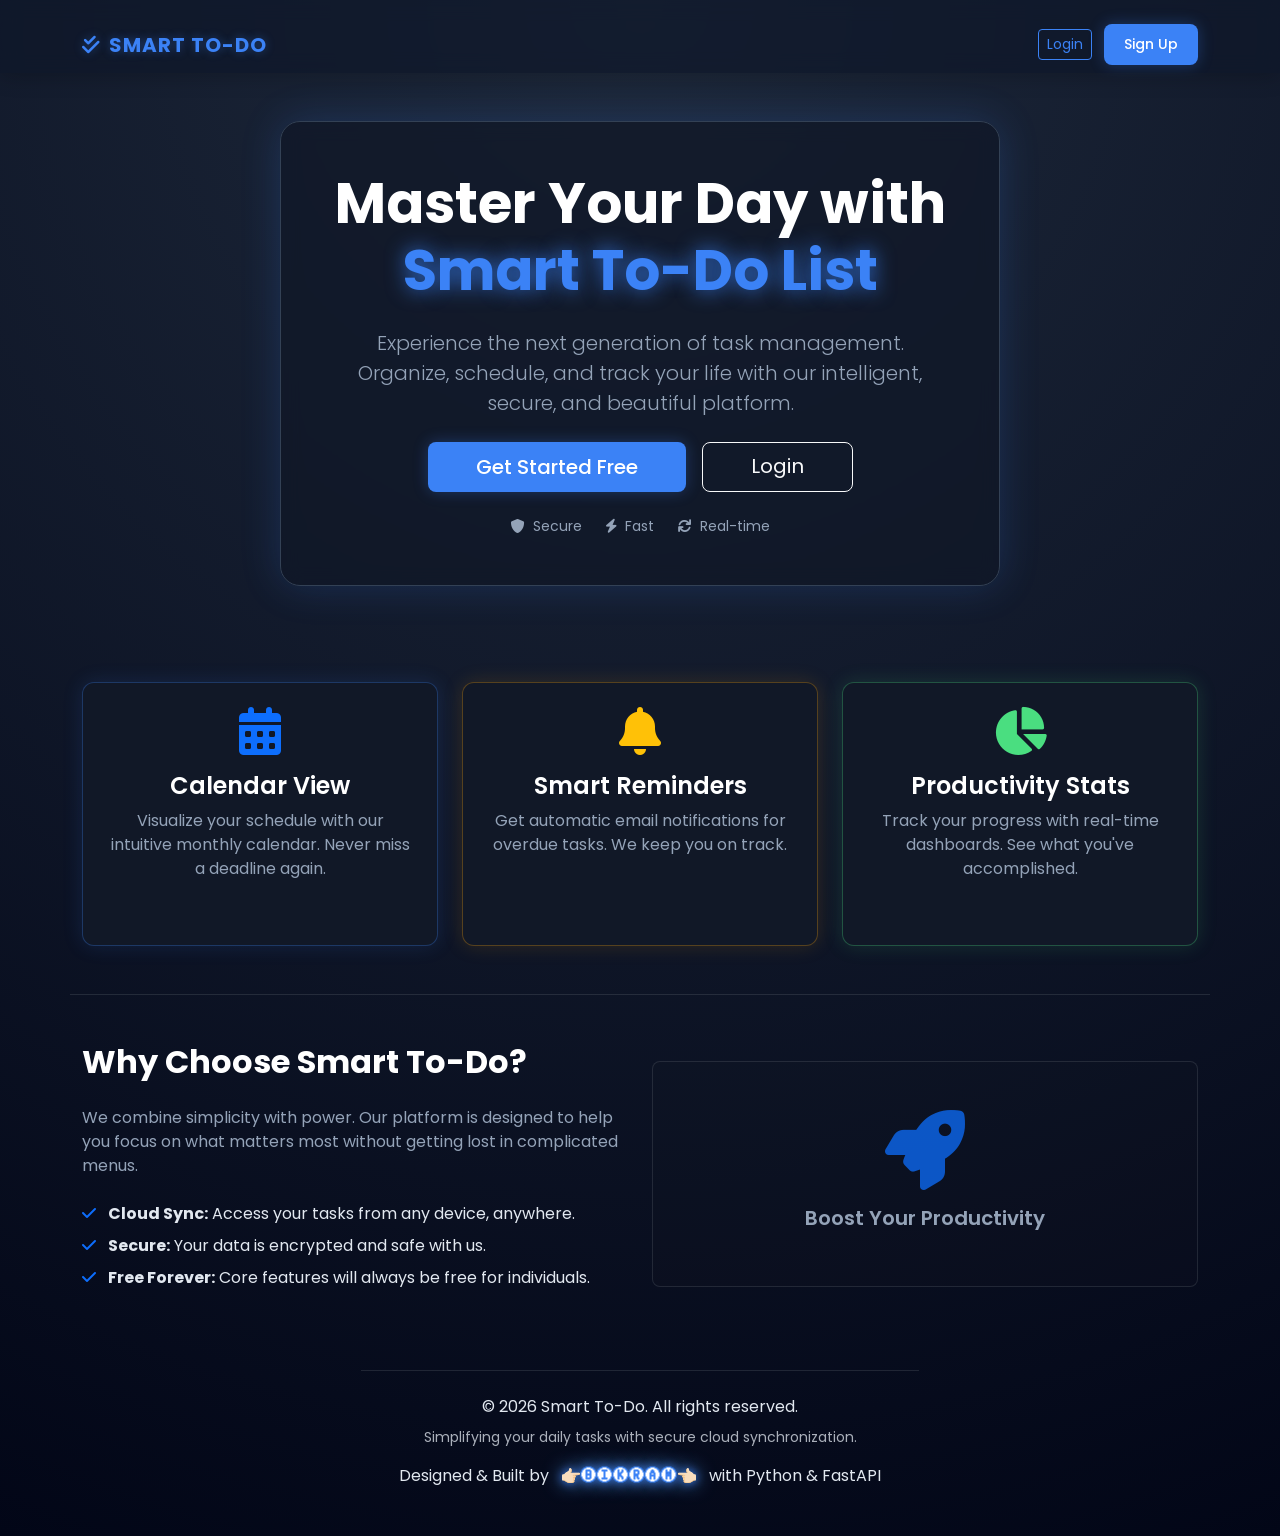
<file: frontend/index.html>
<!DOCTYPE html>
<html lang="en">
<head>
    <meta charset="UTF-8">
    <meta name="viewport" content="width=device-width, initial-scale=1.0">
    <title>Smart To-Do | Welcome</title>
    <link rel="icon" href="https://img.icons8.com/fluency/48/todo-list.png">
    <link href="https://cdn.jsdelivr.net/npm/bootstrap@5.3.0/dist/css/bootstrap.min.css" rel="stylesheet">
    <link rel="stylesheet" href="https://cdnjs.cloudflare.com/ajax/libs/font-awesome/6.0.0/css/all.min.css">
    <link rel="stylesheet" href="style.css">
</head>
<body class="d-flex flex-column min-vh-100">
    <!-- Navbar -->
    <nav class="navbar navbar-expand-lg navbar-dark mb-0 bg-transparent border-0">
        <div class="container pt-3">
            <span class="navbar-brand mb-0 h1"><i class="fas fa-check-double me-2"></i>Smart To-Do</span>
            <div class="ms-auto">
                <a href="login.html" class="btn btn-outline-primary btn-sm me-2">Login</a>
                <a href="signup.html" class="btn btn-primary btn-sm">Sign Up</a>
            </div>
        </div>
    </nav>

    <!-- Hero Section -->
    <div class="container flex-grow-1 d-flex align-items-center justify-content-center py-3 py-lg-5">
        <div class="row justify-content-center w-100">
            <div class="col-lg-8 text-center">
                <div class="hero-card mb-5">
                    <h1 class="display-4 fw-bold mb-4"><span class="text-white">Master Your Day with</span> <span class="text-glow-primary">Smart To-Do List</span></h1>
                    <p class="lead mb-4 text-muted">
                        Experience the next generation of task management. 
                        Organize, schedule, and track your life with our intelligent, secure, and beautiful platform.
                    </p>
                    <div class="d-grid gap-3 d-sm-flex justify-content-sm-center mb-4">
                        <a href="signup.html" class="btn btn-primary btn-lg px-5 gap-3">Get Started Free</a>
                        <a href="login.html" class="btn btn-outline-light btn-lg px-5">Login</a>
                    </div>
                    <div class="d-flex justify-content-center gap-4 text-muted small">
                        <span><i class="fas fa-shield-alt me-1"></i> Secure</span>
                        <span><i class="fas fa-bolt me-1"></i> Fast</span>
                        <span><i class="fas fa-sync me-1"></i> Real-time</span>
                    </div>
                </div>
            </div>
        </div>
    </div>

    <!-- Features Grid -->
    <div class="container pb-5">
        <div class="row g-4">
            <div class="col-md-4">
                <div class="card h-100 card-glow-primary text-center p-4">
                    <div class="mb-3">
                        <i class="fas fa-calendar-alt fa-3x text-primary"></i>
                    </div>
                    <h4>Calendar View</h4>
                    <p class="text-muted">Visualize your schedule with our intuitive monthly calendar. Never miss a deadline again.</p>
                </div>
            </div>
            <div class="col-md-4">
                <div class="card h-100 card-glow-warning text-center p-4">
                    <div class="mb-3">
                        <i class="fas fa-bell fa-3x text-warning"></i>
                    </div>
                    <h4>Smart Reminders</h4>
                    <p class="text-muted">Get automatic email notifications for overdue tasks. We keep you on track.</p>
                </div>
            </div>
            <div class="col-md-4">
                <div class="card h-100 card-glow-success text-center p-4">
                    <div class="mb-3">
                        <i class="fas fa-chart-pie fa-3x text-success"></i>
                    </div>
                    <h4>Productivity Stats</h4>
                    <p class="text-muted">Track your progress with real-time dashboards. See what you've accomplished.</p>
                </div>
            </div>
        </div>
    </div>

    <!-- About Section -->
    <div class="container py-5 border-top border-secondary border-opacity-25">
        <div class="row align-items-center">
            <div class="col-lg-6">
                <h2 class="fw-bold mb-4">Why Choose Smart To-Do?</h2>
                <p class="text-muted mb-4">
                    We combine simplicity with power. Our platform is designed to help you focus on what matters most without getting lost in complicated menus.
                </p>
                <ul class="list-unstyled">
                    <li class="mb-2"><i class="fas fa-check text-primary me-2"></i> <strong>Cloud Sync:</strong> Access your tasks from any device, anywhere.</li>
                    <li class="mb-2"><i class="fas fa-check text-primary me-2"></i> <strong>Secure:</strong> Your data is encrypted and safe with us.</li>
                    <li class="mb-2"><i class="fas fa-check text-primary me-2"></i> <strong>Free Forever:</strong> Core features will always be free for individuals.</li>
                </ul>
            </div>
            <div class="col-lg-6 text-center mt-4 mt-lg-0">
                <div class="p-5 rounded-3 bg-dark bg-opacity-10 border border-secondary border-opacity-25">
                    <i class="fas fa-rocket fa-5x text-primary opacity-75"></i>
                    <h5 class="mt-3 text-muted">Boost Your Productivity</h5>
                </div>
            </div>
        </div>
    </div>
    
    <div class="game-footer">
        <div class="container d-flex flex-column align-items-center justify-content-center">
            <hr class="w-50 border-secondary opacity-25 mb-4">
            <p class="mb-2">&copy; 2026 Smart To-Do. All rights reserved.</p>
            <p class="small mb-3 opacity-75">Simplifying your daily tasks with secure cloud synchronization.</p>
            <div>
                <span class="me-2">Designed &amp; Built by</span>
                <a href="https://bikram-3-d-portfolio.vercel.app/" target="_blank" rel="noopener noreferrer">
                    <span class="blue-glow-text">👉🏻🅑🅘🅚🅡🅐🅜👈🏻</span>
                </a>
                <span class="ms-2">with Python &amp; FastAPI</span>
            </div>
        </div>
    </div>
    <br><br>
</body>
</html>
</file>
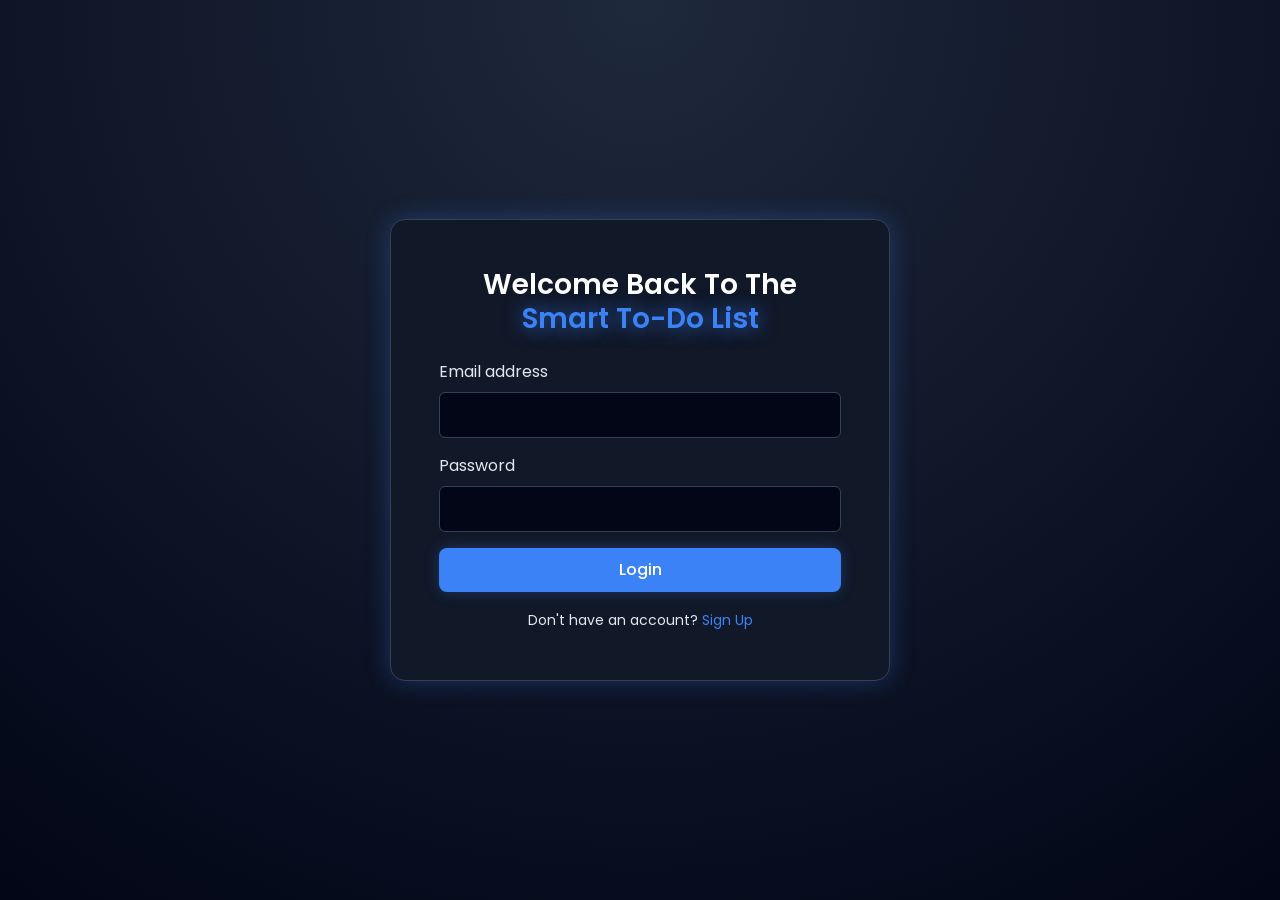
<file: frontend/login.html>
<!DOCTYPE html>
<html lang="en">
<head>
    <meta charset="UTF-8">
    <meta name="viewport" content="width=device-width, initial-scale=1.0">
    <title>Smart To-Do | Login</title>
    <link rel="icon" href="https://img.icons8.com/fluency/48/todo-list.png">
    <link href="https://cdn.jsdelivr.net/npm/bootstrap@5.3.0/dist/css/bootstrap.min.css" rel="stylesheet">
    <link rel="stylesheet" href="https://cdnjs.cloudflare.com/ajax/libs/font-awesome/6.0.0/css/all.min.css">
    <link rel="stylesheet" href="style.css">
</head>
<body>
    <!-- Toast Container -->
    <div id="toast-container" class="toast-container"></div>

    <div class="card auth-card">
        <h3 class="text-center mb-4">Welcome Back To The <span class="text-glow-primary">Smart To-Do List</span></h3>
        <form id="loginForm">
            <div class="mb-3">
                <label class="form-label">Email address</label>
                <input type="email" class="form-control" id="email" required>
            </div>
            <div class="mb-3">
                <label class="form-label">Password</label>
                <input type="password" class="form-control" id="password" required>
            </div>
            <button type="submit" class="btn btn-primary w-100">Login</button>
        </form>
        <div class="mt-3 text-center">
            <small>Don't have an account? <a href="signup.html">Sign Up</a></small>
        </div>
    </div>

    <script>
        // Toast Notification Logic
        function showToast(message, type = 'primary') {
            const container = document.getElementById('toast-container');
            const toast = document.createElement('div');
            toast.className = `custom-toast ${type}`;
            
            let icon = '<i class="fas fa-info-circle"></i>';
            if (type === 'success') icon = '<i class="fas fa-check-circle text-success"></i>';
            if (type === 'danger') icon = '<i class="fas fa-exclamation-circle text-danger"></i>';
            
            toast.innerHTML = `${icon} <span>${message}</span>`;
            container.appendChild(toast);
            
            requestAnimationFrame(() => toast.classList.add('show'));
            setTimeout(() => {
                toast.classList.remove('show');
                setTimeout(() => toast.remove(), 300);
            }, 3000);
        }

        // Check for logout message
        if (localStorage.getItem('logoutSuccess')) {
            showToast('Logout successfully', 'success');
            localStorage.removeItem('logoutSuccess');
        }

        document.getElementById('loginForm').addEventListener('submit', async (e) => {
            e.preventDefault();
            const email = document.getElementById('email').value;
            const password = document.getElementById('password').value;

            try {
                const response = await fetch('/api/login', {
                    method: 'POST',
                    headers: { 'Content-Type': 'application/json' },
                    body: JSON.stringify({ email, password })
                });

                if (response.ok) {
                    const data = await response.json();
                    localStorage.setItem('token', data.access_token);
                    localStorage.setItem('loginSuccess', 'true');
                    window.location.href = 'dashboard.html';
                } else {
                    const data = await response.json();
                    showToast(data.detail || 'Login failed', 'danger');
                }
            } catch (error) {
                console.error('Error:', error);
                showToast('An error occurred. Please try again.', 'danger');
            }
        });
    </script>
</body>
</html>
</file>
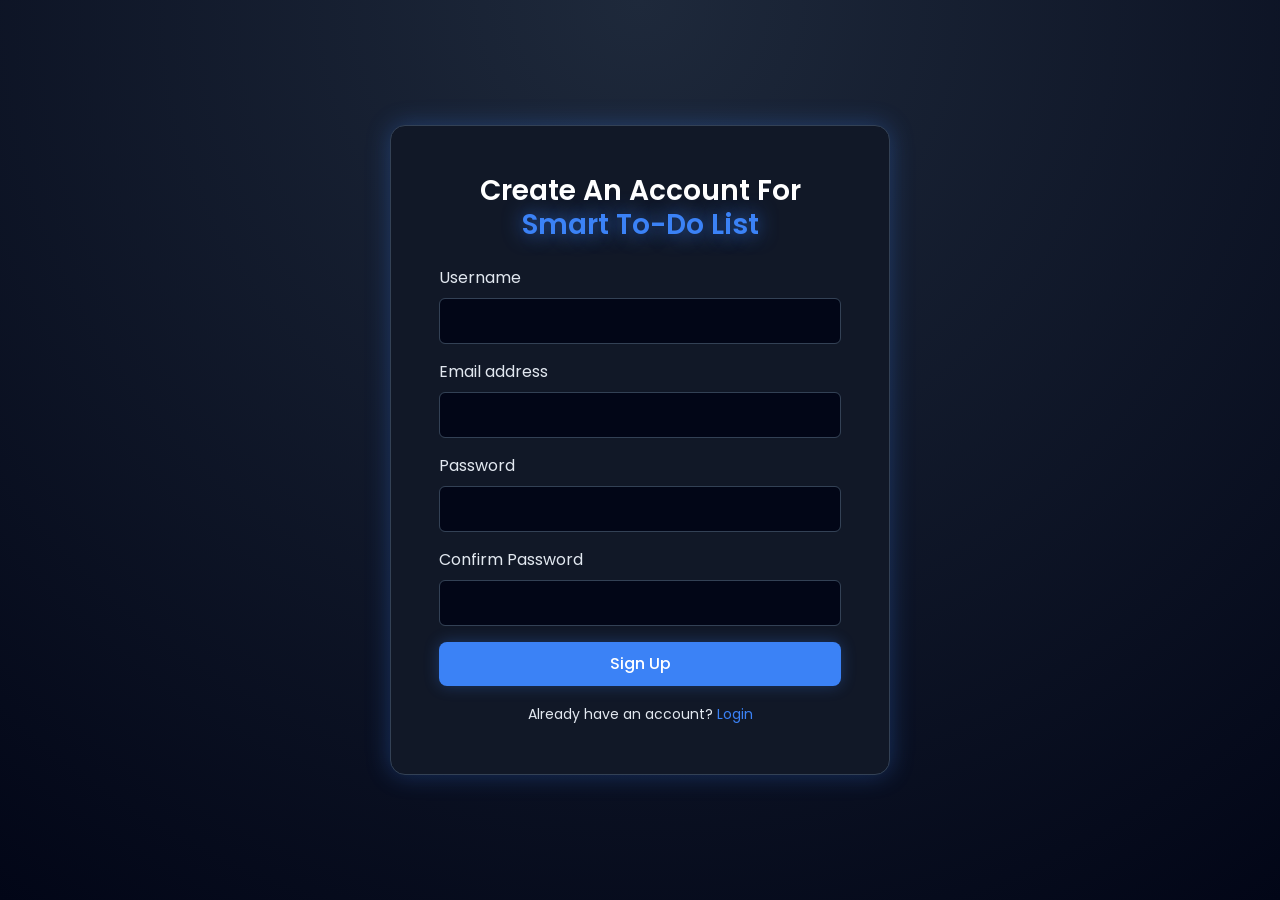
<file: frontend/signup.html>
<!DOCTYPE html>
<html lang="en">
<head>
    <meta charset="UTF-8">
    <meta name="viewport" content="width=device-width, initial-scale=1.0">
    <title>Smart To-Do | Sign Up</title>
    <link rel="icon" href="https://img.icons8.com/fluency/48/todo-list.png">
    <link href="https://cdn.jsdelivr.net/npm/bootstrap@5.3.0/dist/css/bootstrap.min.css" rel="stylesheet">
    <link rel="stylesheet" href="https://cdnjs.cloudflare.com/ajax/libs/font-awesome/6.0.0/css/all.min.css">
    <link rel="stylesheet" href="style.css">
</head>
<body>
    <!-- Toast Container -->
    <div id="toast-container" class="toast-container"></div>

    <div class="card auth-card">
        <h3 class="text-center mb-4">Create An Account For <span class="text-glow-primary">Smart To-Do List</span></h3>
        <form id="signupForm">
            <div class="mb-3">
                <label class="form-label">Username</label>
                <input type="text" class="form-control" id="username" required>
            </div>
            <div class="mb-3">
                <label class="form-label">Email address</label>
                <input type="email" class="form-control" id="email" required>
            </div>
            <div class="mb-3">
                <label class="form-label">Password</label>
                <input type="password" class="form-control" id="password" required>
            </div>
            <div class="mb-3">
                <label class="form-label">Confirm Password</label>
                <input type="password" class="form-control" id="confirmPassword" required>
            </div>
            <button type="submit" class="btn btn-primary w-100">Sign Up</button>
        </form>
        <div class="mt-3 text-center">
            <small>Already have an account? <a href="login.html">Login</a></small>
        </div>
    </div>

    <script>
        // Toast Notification Logic
        function showToast(message, type = 'primary') {
            const container = document.getElementById('toast-container');
            const toast = document.createElement('div');
            toast.className = `custom-toast ${type}`;
            
            let icon = '<i class="fas fa-info-circle"></i>';
            if (type === 'success') icon = '<i class="fas fa-check-circle text-success"></i>';
            if (type === 'danger') icon = '<i class="fas fa-exclamation-circle text-danger"></i>';
            
            toast.innerHTML = `${icon} <span>${message}</span>`;
            container.appendChild(toast);
            
            requestAnimationFrame(() => toast.classList.add('show'));
            setTimeout(() => {
                toast.classList.remove('show');
                setTimeout(() => toast.remove(), 300);
            }, 3000);
        }

        document.getElementById('signupForm').addEventListener('submit', async (e) => {
            e.preventDefault();
            const username = document.getElementById('username').value;
            const email = document.getElementById('email').value;
            const password = document.getElementById('password').value;
            const confirmPassword = document.getElementById('confirmPassword').value;

            if(password !== confirmPassword) {
                showToast("Passwords do not match!", 'danger');
                return;
            }

            try {
                const response = await fetch('/api/signup', {
                    method: 'POST',
                    headers: { 'Content-Type': 'application/json' },
                    body: JSON.stringify({ username, email, password })
                });

                if (response.ok) {
                    showToast('Account created! Redirecting...', 'success');
                    setTimeout(() => window.location.href = 'login.html', 1500);
                } else {
                    const data = await response.json();
                    showToast(data.detail || 'Signup failed', 'danger');
                }
            } catch (error) {
                console.error('Error:', error);
                showToast('An error occurred. Please try again.', 'danger');
            }
        });
    </script>
</body>
</html>
</file>
<file: frontend/style.css>
/* 1. Global Styles */
@import url('https://fonts.googleapis.com/css2?family=Poppins:wght@300;400;500;600;700&display=swap');

:root {
    --bg-primary: #0f172a;
    --bg-secondary: #1e293b;
    --bg-card: #111827;
    --primary-blue: #3b82f6;
    --glow-blue: #60a5fa;
    --text-main: #e2e8f0;
    --text-muted: #94a3b8;
    --border: #334155;
    --success: #4ade80;
    --danger: #ef4444;
    --warning: #f59e0b;
    color-scheme: dark; /* Forces native date/time pickers to use dark mode */
}

body {
    background: radial-gradient(circle at top, var(--bg-secondary), #020617);
    color: var(--text-main);
    font-family: 'Poppins', sans-serif;
    min-height: 100vh;
    margin: 0;
    display: flex;
    flex-direction: column;
}

/* Bootstrap Overrides */
h1, h2, h3, h4, h5, h6 {
    color: #fff;
    font-weight: 600;
}

a {
    text-decoration: none;
    color: var(--primary-blue);
    transition: all 0.3s ease;
}

a:hover {
    color: var(--glow-blue);
    text-shadow: 0 0 10px rgba(59, 130, 246, 0.5);
}

.text-muted {
    color: var(--text-muted) !important;
}

.text-success {
    color: var(--success) !important;
}

.text-glow-primary {
    color: var(--primary-blue) !important;
    text-shadow: 0 0 20px rgba(59, 130, 246, 0.8);
}

/* 2. Navbar */
.navbar {
    background: rgba(15, 23, 42, 0.7) !important;
    backdrop-filter: blur(10px);
    border-bottom: 1px solid var(--border);
    box-shadow: 0 4px 20px rgba(0, 0, 0, 0.2);
}

.navbar-brand {
    font-weight: 700;
    color: var(--primary-blue) !important;
    text-transform: uppercase;
    letter-spacing: 1px;
    text-shadow: 0 0 10px rgba(59, 130, 246, 0.4);
}

.navbar .btn-outline-light {
    border-color: var(--border);
    color: var(--text-muted);
}

.navbar .btn-outline-light:hover {
    background-color: var(--primary-blue);
    border-color: var(--primary-blue);
    color: #fff;
    box-shadow: 0 0 15px rgba(59, 130, 246, 0.4);
}

/* 3. Cards */
.card {
    background-color: var(--bg-card);
    border: 1px solid rgba(59, 130, 246, 0.2);
    border-radius: 12px;
    box-shadow: 0 0 15px rgba(0, 0, 0, 0.5), 0 0 5px rgba(59, 130, 246, 0.1);
    color: var(--text-main);
    margin-bottom: 1.5rem;
    transition: all 0.3s ease;
}

.card:hover {
    transform: translateY(-5px);
    box-shadow: 0 15px 30px rgba(0, 0, 0, 0.6), 0 0 20px rgba(59, 130, 246, 0.2);
    border-color: rgba(59, 130, 246, 0.5);
}

.card-header {
    background-color: rgba(59, 130, 246, 0.05);
    border-bottom: 1px solid var(--border);
    font-weight: 600;
    color: var(--primary-blue);
}

/* Special Glow Cards */
.card-glow-primary {
    box-shadow: 0 0 20px rgba(59, 130, 246, 0.15);
    border: 1px solid rgba(59, 130, 246, 0.3);
}
.card-glow-primary:hover {
    box-shadow: 0 0 30px rgba(59, 130, 246, 0.4);
    border-color: var(--primary-blue);
}

.card-glow-success {
    box-shadow: 0 0 20px rgba(74, 222, 128, 0.15);
    border: 1px solid rgba(74, 222, 128, 0.3);
}
.card-glow-success:hover {
    box-shadow: 0 0 30px rgba(74, 222, 128, 0.4);
    border-color: var(--success);
}

.card-glow-warning {
    box-shadow: 0 0 20px rgba(245, 158, 11, 0.15);
    border: 1px solid rgba(245, 158, 11, 0.3);
}
.card-glow-warning:hover {
    box-shadow: 0 0 30px rgba(245, 158, 11, 0.4);
    border-color: var(--warning);
}

/* 4. Buttons */
.btn-primary {
    background-color: var(--primary-blue);
    border: none;
    border-radius: 8px;
    padding: 10px 20px;
    font-weight: 500;
    transition: all 0.3s ease;
    box-shadow: 0 0 15px rgba(59, 130, 246, 0.3);
}

.btn-primary:hover {
    background-color: var(--glow-blue);
    box-shadow: 0 0 20px rgba(59, 130, 246, 0.7);
    transform: translateY(-2px);
}

.btn-outline-primary {
    color: var(--primary-blue);
    border-color: var(--primary-blue);
}

.btn-outline-primary:hover {
    background-color: var(--primary-blue);
    box-shadow: 0 0 15px rgba(59, 130, 246, 0.4);
}

.btn-success {
    background-color: var(--success);
    border: none;
    box-shadow: 0 0 10px rgba(74, 222, 128, 0.3);
}

.btn-danger {
    background-color: var(--danger);
    border: none;
    box-shadow: 0 0 10px rgba(239, 68, 68, 0.3);
}

/* 5. Inputs */
.form-control, .form-select {
    background-color: #020617;
    border: 1px solid var(--border);
    color: var(--text-main);
    border-radius: 6px;
    padding: 10px;
}

.form-control:focus, .form-select:focus {
    background-color: #020617;
    border-color: var(--primary-blue);
    color: var(--text-main);
    box-shadow: 0 0 8px rgba(59, 130, 246, 0.6);
}

.form-control::placeholder {
    color: var(--text-muted);
    opacity: 0.7;
}

/* Fix for Date/Time picker icons in dark mode */
input[type="date"], input[type="time"] {
    cursor: pointer;
    color: #ffffff !important;
    color-scheme: dark;
}

input[type="date"]::-webkit-calendar-picker-indicator,
input[type="time"]::-webkit-calendar-picker-indicator {
    filter: none;
    transition: transform 0.2s ease, filter 0.2s ease;
    cursor: pointer;
}

/* 6. Calendar */
#calendar {
    color: var(--text-main);
}

#calendar .bg-white {
    background-color: var(--bg-card) !important; /* Override bootstrap bg-white */
    border-color: var(--primary-blue) !important;
    box-shadow: inset 0 0 15px rgba(59, 130, 246, 0.15);
}

#calendar .bg-light {
    background-color: var(--bg-secondary) !important; /* Override bootstrap bg-light */
    border: 1px solid var(--border);
}

#calendar .bg-light:hover {
    background-color: #334155 !important;
    transform: scale(1.05);
    z-index: 10;
}

#calendar .text-dark {
    color: var(--text-main) !important;
}

#calendar .text-muted {
    color: var(--text-muted) !important;
}

/* 7. Task List */
.task-card {
    background: var(--bg-card);
    border-left: 4px solid var(--primary-blue);
}

.completed-task {
    text-decoration: line-through;
    color: var(--text-muted);
}

.status-badge {
    font-size: 0.75rem;
    padding: 0.35em 0.65em;
    border-radius: 4px;
}

.bg-warning {
    background-color: rgba(245, 158, 11, 0.2) !important;
    color: #f59e0b !important;
    border: 1px solid rgba(245, 158, 11, 0.3);
}

.bg-success {
    background-color: rgba(74, 222, 128, 0.2) !important;
    color: var(--success) !important;
    border: 1px solid rgba(74, 222, 128, 0.3);
}

/* Glowing Dots for Calendar & Legend */
.rounded-circle.bg-success {
    background-color: var(--success) !important;
    box-shadow: 0 0 8px var(--success), 0 0 15px var(--success);
}

.rounded-circle.bg-primary {
    background-color: var(--primary-blue) !important;
    box-shadow: 0 0 8px var(--primary-blue), 0 0 15px var(--primary-blue);
}

.rounded-circle.bg-danger {
    background-color: var(--danger) !important;
    box-shadow: 0 0 8px var(--danger), 0 0 15px var(--danger);
}

/* 8. Profile Page & Auth Pages */
.auth-card {
    max-width: 500px;
    width: 100%;
    margin: auto;
    padding: 3rem;
    border-radius: 15px;
    background: var(--bg-card);
    box-shadow: 0 0 25px rgba(59, 130, 246, 0.3);
    border: 1px solid var(--border);
}

.hero-card {
    background: rgba(17, 24, 39, 0.7);
    backdrop-filter: blur(10px);
    border: 1px solid var(--border);
    border-radius: 20px;
    padding: 3rem;
    text-align: center;
    box-shadow: 0 0 40px rgba(59, 130, 246, 0.2);
}

/* 9. Animations */
@keyframes fadeIn {
    from { opacity: 0; transform: translateY(10px); }
    to { opacity: 1; transform: translateY(0); }
}

body {
    animation: fadeIn 0.5s ease-out;
}

/* 10. Responsive Styles */
@media (max-width: 768px) {
    .navbar .container {
        flex-direction: row;
        align-items: center;
    }

    .navbar-brand {
        font-size: 1.1rem;
    }
    
    .card-body {
        padding: 1.25rem;
    }
    
    .hero-card {
        padding: 2rem 1rem;
        margin: 0 1rem;
    }

    .auth-card {
        width: 90%;
        padding: 1.5rem;
    }

    /* Toast mobile positioning */
    .toast-container {
        left: 10px;
        right: 10px;
        top: 10px;
        display: flex;
        flex-direction: column;
        align-items: center;
    }

    .custom-toast {
        width: 100%;
        max-width: 100%;
        justify-content: center;
    }

    /* Calendar mobile adjustments */
    #calendar .p-2 {
        padding: 0.25rem !important;
        min-height: 45px !important;
    }
    
    #calendar .small {
        font-size: 0.7rem;
    }

    /* Ensure stacked inputs have spacing */
    .form-control, .btn {
        margin-bottom: 0; /* Let bootstrap gap handle it, or specific overrides */
    }

    /* Stats cards mobile optimization */
    .col-4 .card h3 {
        font-size: 1.2rem;
        margin-bottom: 0.2rem;
    }
    
    .col-4 .card small {
        font-size: 0.65rem;
    }

    /* Index Page Mobile Typography */
    .display-4 {
        font-size: 2.2rem;
        line-height: 1.2;
    }
}

/* Toast Notifications */
.toast-container {
    position: fixed;
    top: 20px;
    right: 20px;
    z-index: 1050;
}

.custom-toast {
    background: rgba(15, 23, 42, 0.95);
    backdrop-filter: blur(10px);
    border-left: 4px solid var(--primary-blue);
    color: var(--text-main);
    padding: 15px 25px;
    border-radius: 8px;
    box-shadow: 0 5px 15px rgba(0, 0, 0, 0.3);
    margin-bottom: 10px;
    display: flex;
    align-items: center;
    gap: 12px;
    transform: translateX(120%);
    transition: transform 0.3s cubic-bezier(0.68, -0.55, 0.27, 1.55);
}

.custom-toast.show {
    transform: translateX(0);
}

.custom-toast.success { 
    border-color: var(--success); 
    box-shadow: 0 0 15px rgba(74, 222, 128, 0.2);
}
.custom-toast.danger { 
    border-color: var(--danger); 
    box-shadow: 0 0 15px rgba(239, 68, 68, 0.2);
}
.custom-toast.warning { 
    border-color: var(--warning); 
    box-shadow: 0 0 15px rgba(245, 158, 11, 0.2);
}

/* Styled Modals */
.modal-content {
    background-color: var(--bg-card);
    border: 1px solid var(--primary-blue);
    box-shadow: 0 0 30px rgba(59, 130, 246, 0.5);
    color: var(--text-main);
}

.modal-header {
    background: rgba(59, 130, 246, 0.1);
    border-bottom: 1px solid var(--border);
}

.modal-footer {
    background: rgba(15, 23, 42, 0.5);
    border-top: 1px solid var(--border);
}

.btn-close {
    filter: invert(1);
}

/* Modal Backdrop */
.modal-backdrop {
    background-color: #0f172a;
}

.modal-backdrop.show {
    opacity: 0.85;
}

/* Hover effect for picker icons */
input[type="date"]:hover::-webkit-calendar-picker-indicator,
input[type="time"]:hover::-webkit-calendar-picker-indicator {
    filter: drop-shadow(0 0 4px rgba(59, 130, 246, 0.8));
    transform: scale(1.1);
}

/* Signature Styles */
.blue-glow-text {
    display: inline-block;
    color: #ffffff;
    -webkit-text-stroke: 1px var(--primary-blue);
    text-shadow: 0 0 10px var(--primary-blue), 0 0 20px var(--glow-blue);
    animation: zoomPulse 1.5s ease-in-out infinite alternate;
}

.blue-glow-text:hover {
    animation: zoomPulse 0.5s ease-in-out infinite alternate, rainbow 2s linear infinite;
}

@keyframes zoomPulse {
    0% { transform: scale(1); }
    100% { transform: scale(1.15); }
}

@keyframes rainbow {
    0% { filter: hue-rotate(0deg); }
    100% { filter: hue-rotate(360deg); }
}
</file>
